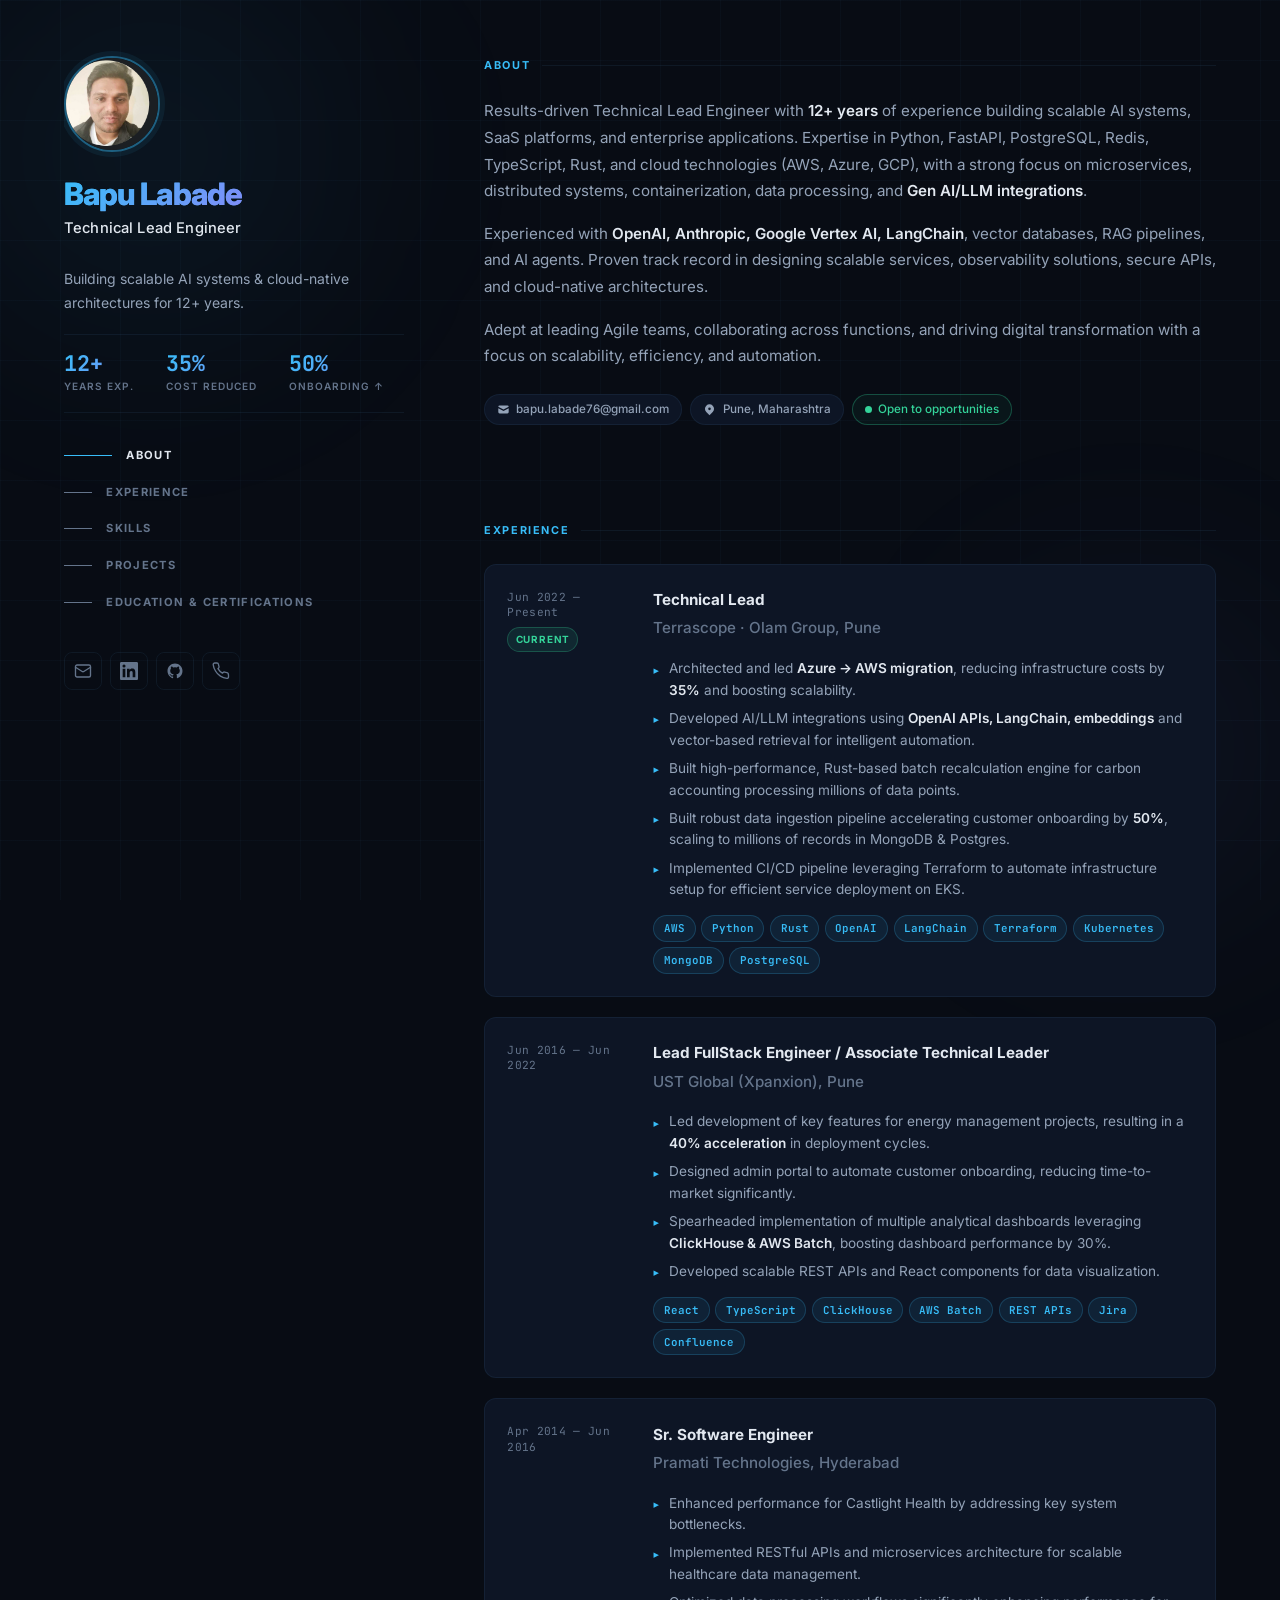
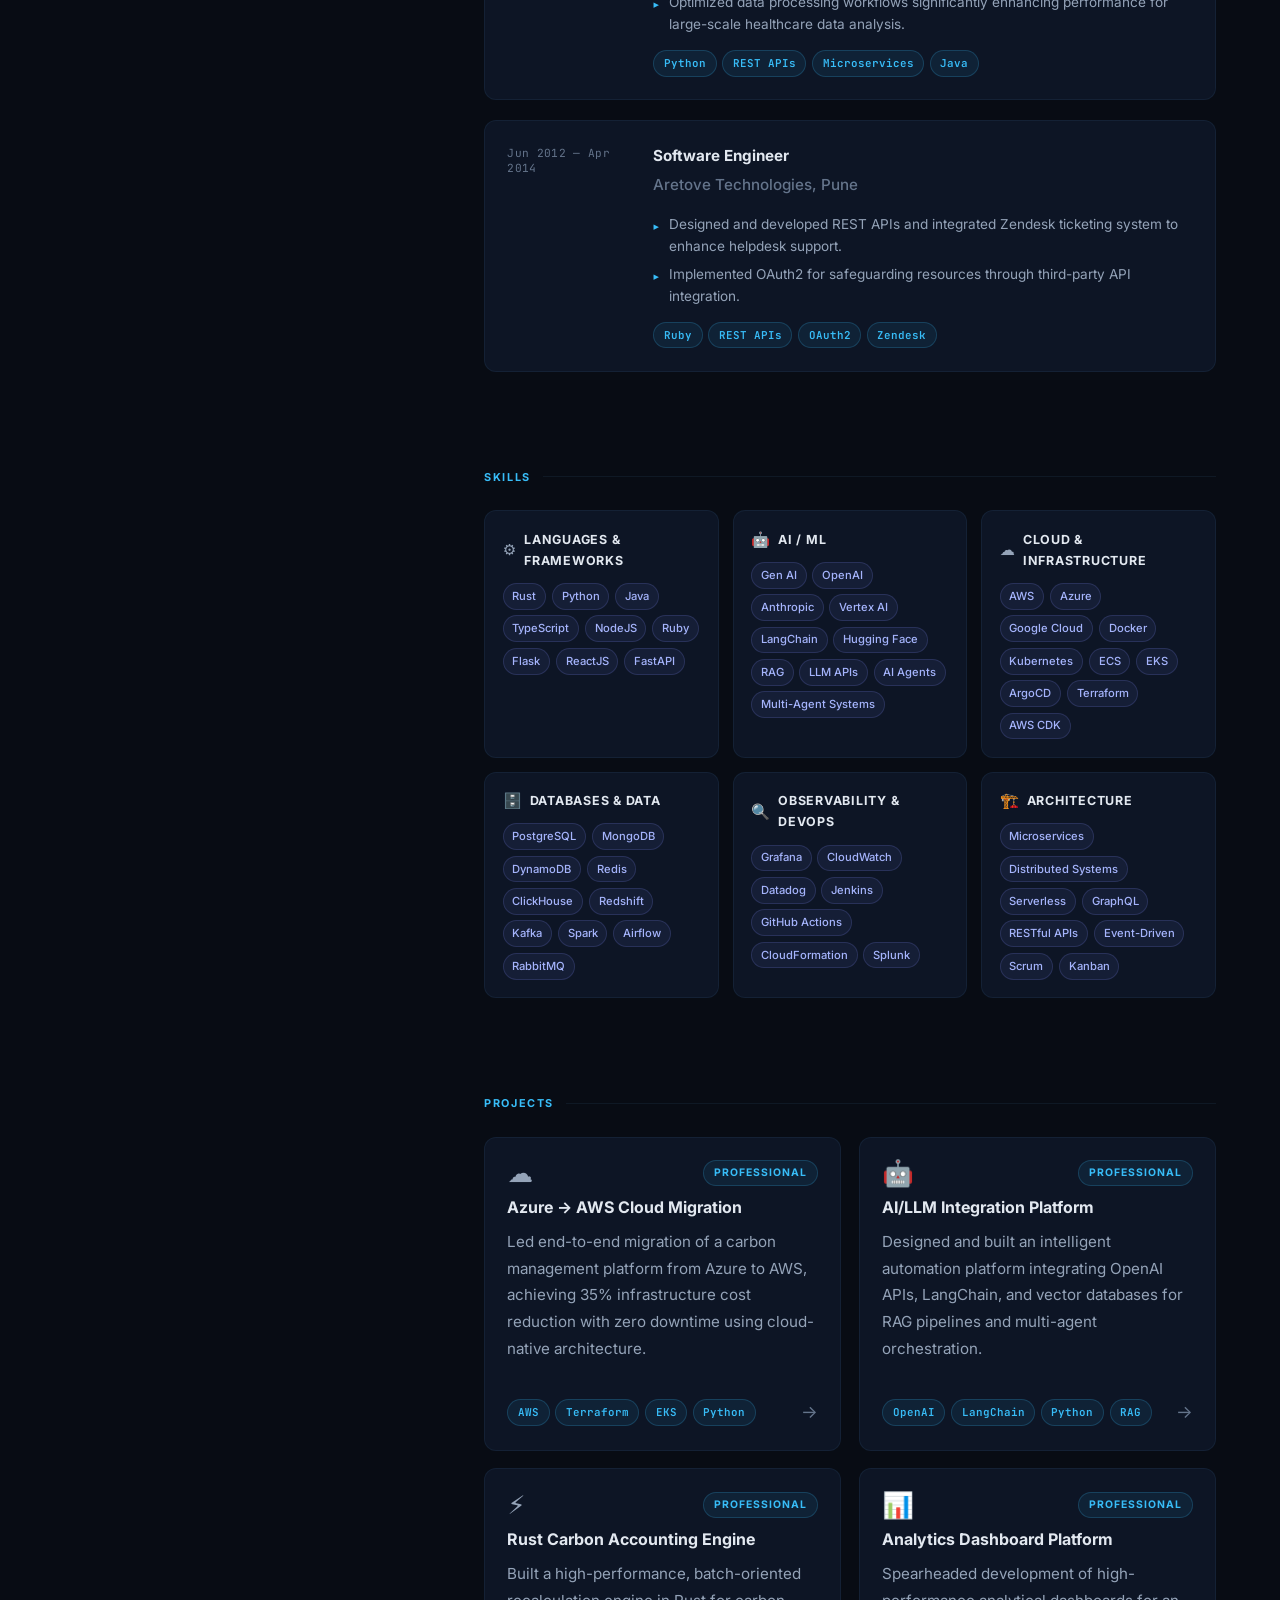
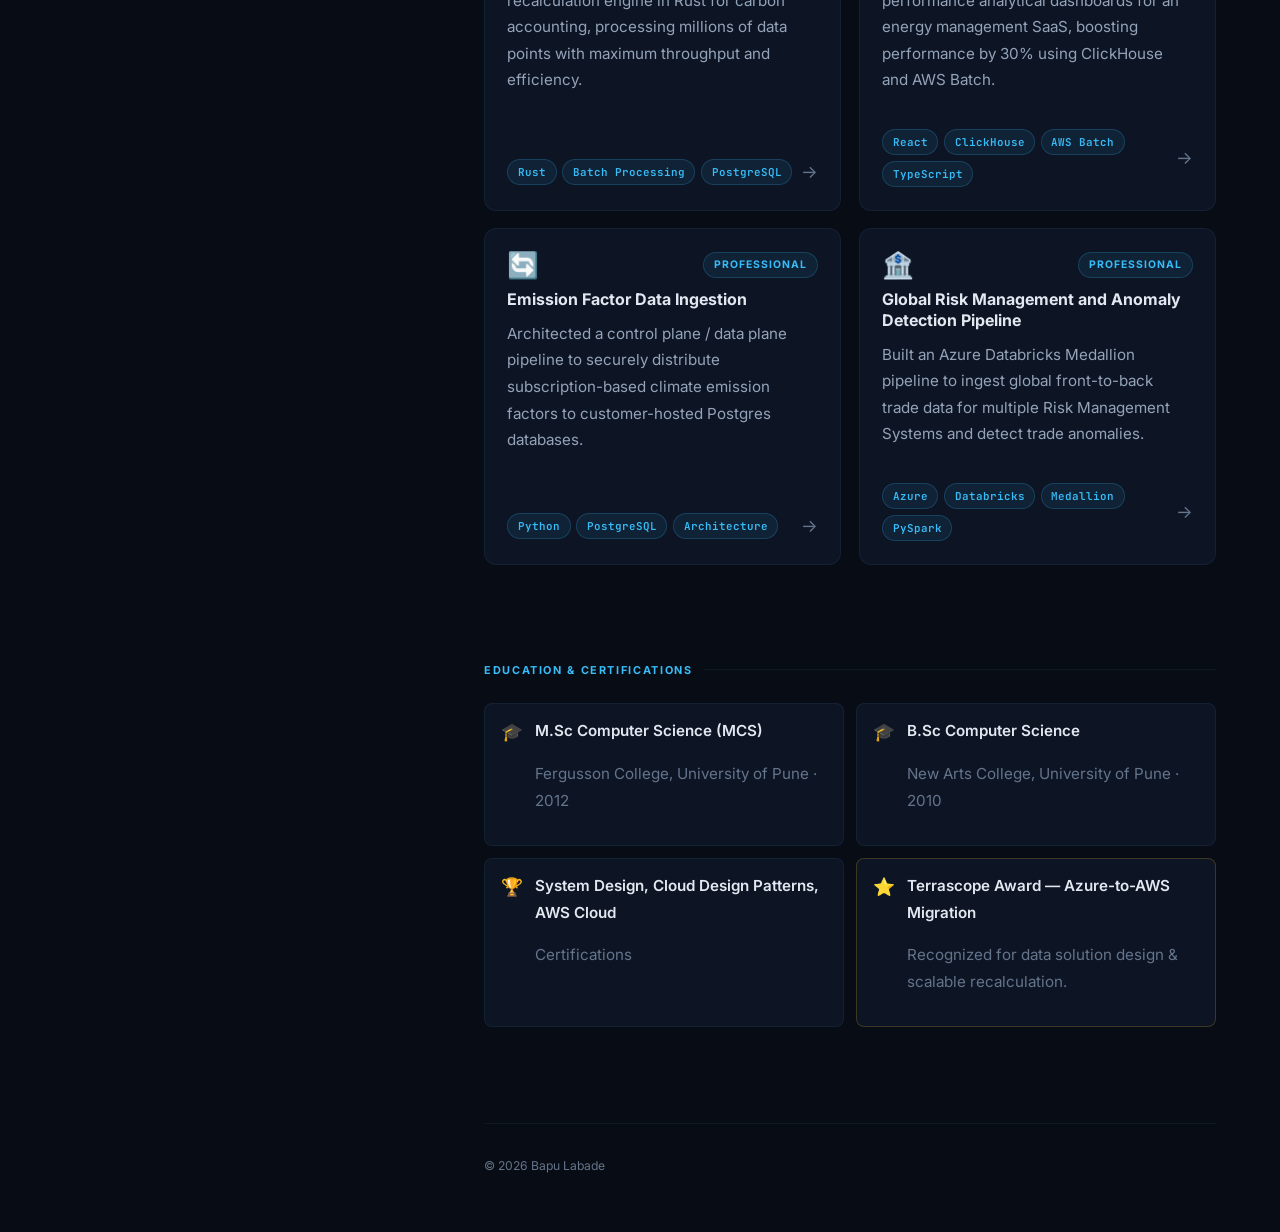
<file: index.html>
<!DOCTYPE html>
<html lang="en">
<head>
    <meta charset="UTF-8">
    <meta name="viewport" content="width=device-width, initial-scale=1.0">
    <title>Bapu Labade | Technical Lead Engineer</title>
    <meta name="description" content="Portfolio of Bapu Labade — Technical Lead Engineer with 12+ years building scalable AI systems, SaaS platforms, and cloud-native architectures.">
    <link rel="stylesheet" href="style.css">
    <link rel="preconnect" href="https://fonts.googleapis.com">
    <link rel="preconnect" href="https://fonts.gstatic.com" crossorigin>
    <link href="https://fonts.googleapis.com/css2?family=Inter:wght@300;400;500;600;700;800&family=JetBrains+Mono:wght@400;500&display=swap" rel="stylesheet">
</head>
<body>

    <div id="cursor-glow"></div>
    <div class="bg-grid"></div>
    <div class="bg-orb orb-1"></div>
    <div class="bg-orb orb-2"></div>

    <div class="layout">
        <div class="container">

            <!-- =====================================================
                 LEFT PANEL — EDIT YOUR PERSONAL INFO HERE
            ====================================================== -->
            <header class="header">
                <div class="header-top">

                    <!-- Profile photo -->
                    <img src="profile.png" alt="Bapu Labade" class="avatar">

                    <!-- Name & title -->
                    <div class="name-block">
                        <h1><a href="/">Bapu Labade</a></h1>
                        <h2>Technical Lead Engineer</h2>
                    </div>

                    <p class="tagline">Building scalable AI systems &amp; cloud-native architectures for 12+ years.</p>

                    <div class="stats">
                        <div class="stat-item">
                            <span class="stat-number">12+</span>
                            <span class="stat-label">Years Exp.</span>
                        </div>
                        <div class="stat-item">
                            <span class="stat-number">35%</span>
                            <span class="stat-label">Cost Reduced</span>
                        </div>
                        <div class="stat-item">
                            <span class="stat-number">50%</span>
                            <span class="stat-label">Onboarding ↑</span>
                        </div>
                    </div>

                    <!-- NAVIGATION -->
                    <nav class="nav" aria-label="Primary navigation">
                        <ul>
                            <li><a class="nav-link active" href="#about">
                                <span class="nav-indicator"></span>
                                <span class="nav-text">About</span>
                            </a></li>
                            <li><a class="nav-link" href="#experience">
                                <span class="nav-indicator"></span>
                                <span class="nav-text">Experience</span>
                            </a></li>
                            <li><a class="nav-link" href="#skills">
                                <span class="nav-indicator"></span>
                                <span class="nav-text">Skills</span>
                            </a></li>
                            <li><a class="nav-link" href="#projects">
                                <span class="nav-indicator"></span>
                                <span class="nav-text">Projects</span>
                            </a></li>
                            <li><a class="nav-link" href="#education">
                                <span class="nav-indicator"></span>
                                <span class="nav-text">Education &amp; Certifications</span>
                            </a></li>
                        </ul>
                    </nav>
                </div>

                <!-- SOCIAL LINKS — update hrefs -->
                <ul class="socials" aria-label="Social media">
                    <li>
                        <a href="mailto:bapu.labade76@gmail.com" aria-label="Email">
                            <svg width="18" height="18" viewBox="0 0 24 24" fill="none" stroke="currentColor" stroke-width="1.8" stroke-linecap="round" stroke-linejoin="round"><rect x="2" y="4" width="20" height="16" rx="2"/><path d="m22 7-8.97 5.7a1.94 1.94 0 0 1-2.06 0L2 7"/></svg>
                        </a>
                    </li>
                    <li>
                        <a href="https://www.linkedin.com/in/bapu-l-a3662841/" target="_blank" rel="noreferrer" aria-label="LinkedIn">
                            <svg width="18" height="18" viewBox="0 0 24 24" fill="currentColor"><path d="M20.447 20.452h-3.554v-5.569c0-1.328-.027-3.037-1.852-3.037-1.853 0-2.136 1.445-2.136 2.939v5.667H9.351V9h3.414v1.561h.046c.477-.9 1.637-1.85 3.37-1.85 3.601 0 4.267 2.37 4.267 5.455v6.286zM5.337 7.433a2.062 2.062 0 0 1-2.063-2.065 2.064 2.064 0 1 1 2.063 2.065zm1.782 13.019H3.555V9h3.564v11.452zM22.225 0H1.771C.792 0 0 .774 0 1.729v20.542C0 23.227.792 24 1.771 24h20.451C23.2 24 24 23.227 24 22.271V1.729C24 .774 23.2 0 22.222 0h.003z"/></svg>
                        </a>
                    </li>
                    <li>
                        <a href="https://github.com/ff-bapul" target="_blank" rel="noreferrer" aria-label="GitHub">
                            <svg width="18" height="18" viewBox="0 0 24 24" fill="currentColor"><path fill-rule="evenodd" d="M12 2C6.477 2 2 6.484 2 12.017c0 4.425 2.865 8.18 6.839 9.504.5.092.682-.217.682-.483 0-.237-.008-.868-.013-1.703-2.782.605-3.369-1.343-3.369-1.343-.454-1.158-1.11-1.466-1.11-1.466-.908-.62.069-.608.069-.608 1.003.07 1.531 1.032 1.531 1.032.892 1.53 2.341 1.088 2.91.832.092-.647.35-1.088.636-1.338-2.22-.253-4.555-1.113-4.555-4.951 0-1.093.39-1.988 1.029-2.688-.103-.253-.446-1.272.098-2.65 0 0 .84-.27 2.75 1.026A9.564 9.564 0 0 1 12 6.844a9.59 9.59 0 0 1 2.504.337c1.909-1.296 2.747-1.027 2.747-1.027.546 1.379.202 2.398.1 2.651.64.7 1.028 1.595 1.028 2.688 0 3.848-2.339 4.695-4.566 4.943.359.309.678.92.678 1.855 0 1.338-.012 2.419-.012 2.747 0 .268.18.58.688.482A10.02 10.02 0 0 0 22 12.017C22 6.484 17.522 2 12 2z" clip-rule="evenodd"/></svg>
                        </a>
                    </li>
                    <li>
                        <a href="tel:+918208953136" aria-label="Phone">
                            <svg width="18" height="18" viewBox="0 0 24 24" fill="none" stroke="currentColor" stroke-width="1.8" stroke-linecap="round" stroke-linejoin="round"><path d="M22 16.92v3a2 2 0 0 1-2.18 2 19.79 19.79 0 0 1-8.63-3.07A19.5 19.5 0 0 1 4.69 12 19.79 19.79 0 0 1 1.61 3.42 2 2 0 0 1 3.6 1.27h3a2 2 0 0 1 2 1.72 12.84 12.84 0 0 0 .7 2.81 2 2 0 0 1-.45 2.11L7.91 8.9a16 16 0 0 0 6 6l.92-.92a2 2 0 0 1 2.11-.45 12.84 12.84 0 0 0 2.81.7A2 2 0 0 1 21.73 16.92z"/></svg>
                        </a>
                    </li>
                </ul>
            </header>

            <!-- =====================================================
                 RIGHT PANEL — EDIT YOUR CONTENT HERE
            ====================================================== -->
            <main class="content">

                <!-- ABOUT -->
                <section id="about" class="section fade-in">
                    <h2 class="section-label">About</h2>
                    <div class="section-content">
                        <p>
                            Results-driven Technical Lead Engineer with <strong>12+ years</strong> of experience building scalable AI systems, SaaS platforms, and enterprise applications. Expertise in Python, FastAPI, PostgreSQL, Redis, TypeScript, Rust, and cloud technologies (AWS, Azure, GCP), with a strong focus on microservices, distributed systems, containerization, data processing, and <strong>Gen AI/LLM integrations</strong>.
                        </p>
                        <p>
                            Experienced with <strong>OpenAI, Anthropic, Google Vertex AI, LangChain</strong>, vector databases, RAG pipelines, and AI agents. Proven track record in designing scalable services, observability solutions, secure APIs, and cloud-native architectures.
                        </p>
                        <p>
                            Adept at leading Agile teams, collaborating across functions, and driving digital transformation with a focus on scalability, efficiency, and automation.
                        </p>
                        <div class="contact-chips">
                            <a href="mailto:bapu.labade76@gmail.com" class="chip">
                                <svg width="13" height="13" viewBox="0 0 20 20" fill="currentColor"><path d="M2.003 5.884L10 9.882l7.997-3.998A2 2 0 0016 4H4a2 2 0 00-1.997 1.884z"/><path d="M18 8.118l-8 4-8-4V14a2 2 0 002 2h12a2 2 0 002-2V8.118z"/></svg>
                                bapu.labade76@gmail.com
                            </a>
                            <span class="chip">
                                <svg width="13" height="13" viewBox="0 0 20 20" fill="currentColor"><path fill-rule="evenodd" d="M5.05 4.05a7 7 0 119.9 9.9L10 18.9l-4.95-4.95a7 7 0 010-9.9zM10 11a2 2 0 100-4 2 2 0 000 4z" clip-rule="evenodd"/></svg>
                                Pune, Maharashtra
                            </span>
                            <span class="chip chip-open">
                                <span class="pulse-dot"></span>
                                Open to opportunities
                            </span>
                        </div>
                    </div>
                </section>

                <!-- EXPERIENCE -->
                <section id="experience" class="section fade-in">
                    <h2 class="section-label">Experience</h2>
                    <div class="section-content">
                        <div class="exp-list">

                            <article class="exp-card">
                                <div class="exp-meta">
                                    <time class="exp-date">Jun 2022 — Present</time>
                                    <span class="exp-badge">Current</span>
                                </div>
                                <div class="exp-body">
                                    <h3 class="exp-title">Technical Lead</h3>
                                    <p class="exp-company">Terrascope · Olam Group, Pune</p>
                                    <ul class="exp-bullets">
                                        <li>Architected and led <strong>Azure → AWS migration</strong>, reducing infrastructure costs by <strong>35%</strong> and boosting scalability.</li>
                                        <li>Developed AI/LLM integrations using <strong>OpenAI APIs, LangChain, embeddings</strong> and vector-based retrieval for intelligent automation.</li>
                                        <li>Built high-performance, Rust-based batch recalculation engine for carbon accounting processing millions of data points.</li>
                                        <li>Built robust data ingestion pipeline accelerating customer onboarding by <strong>50%</strong>, scaling to millions of records in MongoDB &amp; Postgres.</li>
                                        <li>Implemented CI/CD pipeline leveraging Terraform to automate infrastructure setup for efficient service deployment on EKS.</li>
                                    </ul>
                                    <ul class="tech-stack">
                                        <li>AWS</li><li>Python</li><li>Rust</li><li>OpenAI</li><li>LangChain</li>
                                        <li>Terraform</li><li>Kubernetes</li><li>MongoDB</li><li>PostgreSQL</li>
                                    </ul>
                                </div>
                            </article>

                            <article class="exp-card">
                                <div class="exp-meta">
                                    <time class="exp-date">Jun 2016 — Jun 2022</time>
                                </div>
                                <div class="exp-body">
                                    <h3 class="exp-title">Lead FullStack Engineer / Associate Technical Leader</h3>
                                    <p class="exp-company">UST Global (Xpanxion), Pune</p>
                                    <ul class="exp-bullets">
                                        <li>Led development of key features for energy management projects, resulting in a <strong>40% acceleration</strong> in deployment cycles.</li>
                                        <li>Designed admin portal to automate customer onboarding, reducing time-to-market significantly.</li>
                                        <li>Spearheaded implementation of multiple analytical dashboards leveraging <strong>ClickHouse &amp; AWS Batch</strong>, boosting dashboard performance by 30%.</li>
                                        <li>Developed scalable REST APIs and React components for data visualization.</li>
                                    </ul>
                                    <ul class="tech-stack">
                                        <li>React</li><li>TypeScript</li><li>ClickHouse</li><li>AWS Batch</li>
                                        <li>REST APIs</li><li>Jira</li><li>Confluence</li>
                                    </ul>
                                </div>
                            </article>

                            <article class="exp-card">
                                <div class="exp-meta">
                                    <time class="exp-date">Apr 2014 — Jun 2016</time>
                                </div>
                                <div class="exp-body">
                                    <h3 class="exp-title">Sr. Software Engineer</h3>
                                    <p class="exp-company">Pramati Technologies, Hyderabad</p>
                                    <ul class="exp-bullets">
                                        <li>Enhanced performance for Castlight Health by addressing key system bottlenecks.</li>
                                        <li>Implemented RESTful APIs and microservices architecture for scalable healthcare data management.</li>
                                        <li>Optimized data processing workflows significantly enhancing performance for large-scale healthcare data analysis.</li>
                                    </ul>
                                    <ul class="tech-stack">
                                        <li>Python</li><li>REST APIs</li><li>Microservices</li><li>Java</li>
                                    </ul>
                                </div>
                            </article>

                            <article class="exp-card">
                                <div class="exp-meta">
                                    <time class="exp-date">Jun 2012 — Apr 2014</time>
                                </div>
                                <div class="exp-body">
                                    <h3 class="exp-title">Software Engineer</h3>
                                    <p class="exp-company">Aretove Technologies, Pune</p>
                                    <ul class="exp-bullets">
                                        <li>Designed and developed REST APIs and integrated Zendesk ticketing system to enhance helpdesk support.</li>
                                        <li>Implemented OAuth2 for safeguarding resources through third-party API integration.</li>
                                    </ul>
                                    <ul class="tech-stack">
                                        <li>Ruby</li><li>REST APIs</li><li>OAuth2</li><li>Zendesk</li>
                                    </ul>
                                </div>
                            </article>

                        </div>
                    </div>
                </section>

                <!-- SKILLS -->
                <section id="skills" class="section fade-in">
                    <h2 class="section-label">Skills</h2>
                    <div class="section-content">
                        <div class="skills-grid">
                            <div class="skill-group">
                                <div class="skill-group-header"><span class="skill-icon">⚙️</span><h3>Languages &amp; Frameworks</h3></div>
                                <div class="skill-tags"><span>Rust</span><span>Python</span><span>Java</span><span>TypeScript</span><span>NodeJS</span><span>Ruby</span><span>Flask</span><span>ReactJS</span><span>FastAPI</span></div>
                            </div>
                            <div class="skill-group">
                                <div class="skill-group-header"><span class="skill-icon">🤖</span><h3>AI / ML</h3></div>
                                <div class="skill-tags"><span>Gen AI</span><span>OpenAI</span><span>Anthropic</span><span>Vertex AI</span><span>LangChain</span><span>Hugging Face</span><span>RAG</span><span>LLM APIs</span><span>AI Agents</span><span>Multi-Agent Systems</span></div>
                            </div>
                            <div class="skill-group">
                                <div class="skill-group-header"><span class="skill-icon">☁️</span><h3>Cloud &amp; Infrastructure</h3></div>
                                <div class="skill-tags"><span>AWS</span><span>Azure</span><span>Google Cloud</span><span>Docker</span><span>Kubernetes</span><span>ECS</span><span>EKS</span><span>ArgoCD</span><span>Terraform</span><span>AWS CDK</span></div>
                            </div>
                            <div class="skill-group">
                                <div class="skill-group-header"><span class="skill-icon">🗄️</span><h3>Databases &amp; Data</h3></div>
                                <div class="skill-tags"><span>PostgreSQL</span><span>MongoDB</span><span>DynamoDB</span><span>Redis</span><span>ClickHouse</span><span>Redshift</span><span>Kafka</span><span>Spark</span><span>Airflow</span><span>RabbitMQ</span></div>
                            </div>
                            <div class="skill-group">
                                <div class="skill-group-header"><span class="skill-icon">🔍</span><h3>Observability &amp; DevOps</h3></div>
                                <div class="skill-tags"><span>Grafana</span><span>CloudWatch</span><span>Datadog</span><span>Jenkins</span><span>GitHub Actions</span><span>CloudFormation</span><span>Splunk</span></div>
                            </div>
                            <div class="skill-group">
                                <div class="skill-group-header"><span class="skill-icon">🏗️</span><h3>Architecture</h3></div>
                                <div class="skill-tags"><span>Microservices</span><span>Distributed Systems</span><span>Serverless</span><span>GraphQL</span><span>RESTful APIs</span><span>Event-Driven</span><span>Scrum</span><span>Kanban</span></div>
                            </div>
                        </div>
                    </div>
                </section>

                <!-- ===========================================
                     PROJECTS SECTION
                     To add a project: copy/paste a project-card div
                     Each card links to its own page in /projects/
                ============================================ -->
                <section id="projects" class="section fade-in">
                    <h2 class="section-label">Projects</h2>
                    <div class="section-content">
                        <div class="proj-grid">

                            <!-- PROJECT 1 -->
                            <a class="proj-card" href="projects/cloud-migration.html">
                                <div class="proj-card-header">
                                    <span class="proj-icon">☁️</span>
                                    <span class="proj-type">Professional</span>
                                </div>
                                <h3 class="proj-title">Azure → AWS Cloud Migration</h3>
                                <p class="proj-desc">Led end-to-end migration of a carbon management platform from Azure to AWS, achieving 35% infrastructure cost reduction with zero downtime using cloud-native architecture.</p>
                                <div class="proj-footer">
                                    <ul class="tech-stack"><li>AWS</li><li>Terraform</li><li>EKS</li><li>Python</li></ul>
                                    <span class="proj-arrow">→</span>
                                </div>
                            </a>

                            <!-- PROJECT 2 -->
                            <a class="proj-card" href="projects/ai-llm-platform.html">
                                <div class="proj-card-header">
                                    <span class="proj-icon">🤖</span>
                                    <span class="proj-type">Professional</span>
                                </div>
                                <h3 class="proj-title">AI/LLM Integration Platform</h3>
                                <p class="proj-desc">Designed and built an intelligent automation platform integrating OpenAI APIs, LangChain, and vector databases for RAG pipelines and multi-agent orchestration.</p>
                                <div class="proj-footer">
                                    <ul class="tech-stack"><li>OpenAI</li><li>LangChain</li><li>Python</li><li>RAG</li></ul>
                                    <span class="proj-arrow">→</span>
                                </div>
                            </a>

                            <!-- PROJECT 3 -->
                            <a class="proj-card" href="projects/carbon-engine.html">
                                <div class="proj-card-header">
                                    <span class="proj-icon">⚡</span>
                                    <span class="proj-type">Professional</span>
                                </div>
                                <h3 class="proj-title">Rust Carbon Accounting Engine</h3>
                                <p class="proj-desc">Built a high-performance, batch-oriented recalculation engine in Rust for carbon accounting, processing millions of data points with maximum throughput and efficiency.</p>
                                <div class="proj-footer">
                                    <ul class="tech-stack"><li>Rust</li><li>Batch Processing</li><li>PostgreSQL</li></ul>
                                    <span class="proj-arrow">→</span>
                                </div>
                            </a>

                            <!-- PROJECT 4 -->
                            <a class="proj-card" href="projects/analytics-dashboard.html">
                                <div class="proj-card-header">
                                    <span class="proj-icon">📊</span>
                                    <span class="proj-type">Professional</span>
                                </div>
                                <h3 class="proj-title">Analytics Dashboard Platform</h3>
                                <p class="proj-desc">Spearheaded development of high-performance analytical dashboards for an energy management SaaS, boosting performance by 30% using ClickHouse and AWS Batch.</p>
                                <div class="proj-footer">
                                    <ul class="tech-stack"><li>React</li><li>ClickHouse</li><li>AWS Batch</li><li>TypeScript</li></ul>
                                    <span class="proj-arrow">→</span>
                                </div>
                            </a>

                            <!-- PROJECT 5 -->
                            <a class="proj-card" href="projects/emission-factor-pipeline.html">
                                <div class="proj-card-header">
                                    <span class="proj-icon">🔄</span>
                                    <span class="proj-type">Professional</span>
                                </div>
                                <h3 class="proj-title">Emission Factor Data Ingestion</h3>
                                <p class="proj-desc">Architected a control plane / data plane pipeline to securely distribute subscription-based climate emission factors to customer-hosted Postgres databases.</p>
                                <div class="proj-footer">
                                    <ul class="tech-stack"><li>Python</li><li>PostgreSQL</li><li>Architecture</li></ul>
                                    <span class="proj-arrow">→</span>
                                </div>
                            </a>

                            <!-- PROJECT 6 -->
                            <a class="proj-card" href="projects/fintech-data-pipeline.html">
                                <div class="proj-card-header">
                                    <span class="proj-icon">🏦</span>
                                    <span class="proj-type">Professional</span>
                                </div>
                                <h3 class="proj-title">Global Risk Management and Anomaly Detection Pipeline</h3>
                                <p class="proj-desc">Built an Azure Databricks Medallion pipeline to ingest global front-to-back trade data for multiple Risk Management Systems and detect trade anomalies.</p>
                                <div class="proj-footer">
                                    <ul class="tech-stack"><li>Azure</li><li>Databricks</li><li>Medallion</li><li>PySpark</li></ul>
                                    <span class="proj-arrow">→</span>
                                </div>
                            </a>

                        </div>
                    </div>
                </section>

                <!-- EDUCATION -->
                <section id="education" class="section fade-in">
                    <h2 class="section-label">Education &amp; Certifications</h2>
                    <div class="section-content">
                        <div class="edu-grid">
                            <div class="edu-card">
                                <span class="edu-icon">🎓</span>
                                <div>
                                    <p class="edu-degree">M.Sc Computer Science (MCS)</p>
                                    <p class="edu-school">Fergusson College, University of Pune · 2012</p>
                                </div>
                            </div>
                            <div class="edu-card">
                                <span class="edu-icon">🎓</span>
                                <div>
                                    <p class="edu-degree">B.Sc Computer Science</p>
                                    <p class="edu-school">New Arts College, University of Pune · 2010</p>
                                </div>
                            </div>
                            <div class="edu-card">
                                <span class="edu-icon">🏆</span>
                                <div>
                                    <p class="edu-degree">System Design, Cloud Design Patterns, AWS Cloud</p>
                                    <p class="edu-school">Certifications</p>
                                </div>
                            </div>
                            <div class="edu-card award">
                                <span class="edu-icon">⭐</span>
                                <div>
                                    <p class="edu-degree">Terrascope Award — Azure-to-AWS Migration</p>
                                    <p class="edu-school">Recognized for data solution design &amp; scalable recalculation.</p>
                                </div>
                            </div>
                        </div>
                    </div>
                </section>

                <footer class="footer">
                    <p class="footer-copy">© 2026 Bapu Labade</p>
                </footer>

            </main>
        </div>
    </div>

    <script src="script.js"></script>
</body>
</html>
</file>
<file: style.css>
/* ==========================================================
   DESIGN TOKENS
   ========================================================== */
:root {
    --bg:              #080c14;
    --bg-card:         #0d1525;
    --bg-card-hover:   #111e35;
    --border:          rgba(99, 179, 237, 0.08);
    --text-muted:      #64748b;
    --text-body:       #94a3b8;
    --text-heading:    #e2e8f0;
    --accent-1:        #38bdf8;
    --accent-2:        #818cf8;
    --accent-gradient: linear-gradient(135deg, var(--accent-1), var(--accent-2));
    --tag-bg:          rgba(56, 189, 248, 0.08);
    --tag-text:        #38bdf8;
    --tag-border:      rgba(56, 189, 248, 0.2);
    --font-sans:       'Inter', system-ui, sans-serif;
    --font-mono:       'JetBrains Mono', monospace;
    --section-gap:     6rem;
    --radius:          12px;
    --radius-sm:       8px;
}

/* ==========================================================
   RESET & BASE
   ========================================================== */
*, *::before, *::after { box-sizing: border-box; margin: 0; padding: 0; }

html {
    scroll-behavior: smooth;
    font-family: var(--font-sans);
    background: var(--bg);
    color: var(--text-body);
    line-height: 1.7;
}

body { -webkit-font-smoothing: antialiased; }
a { text-decoration: none; color: inherit; transition: color 0.25s; }
ul { list-style: none; }
strong { color: var(--text-heading); font-weight: 600; }
::selection { background: rgba(56, 189, 248, 0.25); color: var(--text-heading); }

/* SVG safety net */
svg { display: inline-block; vertical-align: middle; overflow: hidden; flex-shrink: 0; }
.socials a svg { width: 18px !important; height: 18px !important; }
.chip svg      { width: 13px !important; height: 13px !important; }

/* ==========================================================
   ANIMATED BACKGROUND
   ========================================================== */
.bg-grid {
    position: fixed; inset: 0;
    background-image:
        linear-gradient(rgba(99,179,237,.03) 1px, transparent 1px),
        linear-gradient(90deg, rgba(99,179,237,.03) 1px, transparent 1px);
    background-size: 60px 60px;
    pointer-events: none; z-index: 0;
}

.bg-orb {
    position: fixed; border-radius: 50%; filter: blur(80px);
    pointer-events: none; z-index: 0;
    animation: orb-float 12s ease-in-out infinite alternate;
}
.orb-1 { width: 600px; height: 600px; background: radial-gradient(circle, rgba(56,189,248,.07), transparent 70%); top: -150px; left: -150px; }
.orb-2 { width: 500px; height: 500px; background: radial-gradient(circle, rgba(129,140,248,.07), transparent 70%); bottom: -100px; right: -100px; animation-direction: alternate-reverse; }

@keyframes orb-float {
    from { transform: translate(0,0) scale(1); }
    to   { transform: translate(40px,30px) scale(1.08); }
}

/* Cursor glow */
#cursor-glow {
    position: fixed; width: 700px; height: 700px; border-radius: 50%;
    background: radial-gradient(circle, rgba(56,189,248,.06), transparent 65%);
    pointer-events: none; z-index: 1; transform: translate(-50%,-50%);
    opacity: 0; transition: opacity 0.4s;
}

/* ==========================================================
   PAGE LAYOUT
   ========================================================== */
.layout {
    position: relative; z-index: 2;
    max-width: 1440px;
    margin: 0 auto;
    padding: 1.5rem 2rem;
    min-height: 100vh;
}

.container {
    display: flex;
    flex-direction: column;
    gap: 2rem;
}

@media (min-width: 1024px) {
    .layout { padding: 0 4rem; }
    .container { flex-direction: row; align-items: flex-start; gap: 5rem; }
}

/* ==========================================================
   LEFT SIDEBAR
   ========================================================== */
.header {
    display: flex;
    flex-direction: column;
    justify-content: space-between;
    padding: 2rem 0;
}

@media (min-width: 1024px) {
    .header {
        position: sticky;
        top: 0;
        width: 340px;
        flex-shrink: 0;
        max-height: 100vh;
        padding: 3.5rem 0;
        overflow-y: auto;
    }
}

/* Inner scroll group */
.header-top {
    display: flex;
    flex-direction: column;
}

/* ── Profile Photo ─────────────────────────────────────── */
.avatar {
    display: block;
    width: 96px;
    height: 96px;
    border-radius: 50%;
    object-fit: cover;
    border: 2px solid rgba(56,189,248,.45);
    box-shadow: 0 0 0 5px rgba(56,189,248,.07);
    margin-bottom: 1.5rem;
    animation: pulse-glow 3s ease-in-out infinite;
}

@keyframes pulse-glow {
    0%, 100% { box-shadow: 0 0 0 5px rgba(56,189,248,.07), 0 0 18px rgba(56,189,248,.2); }
    50%       { box-shadow: 0 0 0 7px rgba(56,189,248,.12), 0 0 32px rgba(56,189,248,.38), 0 0 52px rgba(129,140,248,.12); }
}

/* ── Name & Title ──────────────────────────────────────── */
.name-block {
    margin-bottom: 0.75rem;
}

.header h1 {
    font-size: clamp(1.6rem, 2.4vw, 2.1rem);
    font-weight: 800;
    letter-spacing: -0.03em;
    line-height: 1.15;
    margin-bottom: 0.3rem;
    background: var(--accent-gradient);
    -webkit-background-clip: text;
    -webkit-text-fill-color: transparent;
    background-clip: text;
}
@supports not (-webkit-background-clip: text) { .header h1 { color: var(--accent-1); } }
.header h1 a {
    background: var(--accent-gradient);
    -webkit-background-clip: text;
    -webkit-text-fill-color: transparent;
    background-clip: text;
}

.header h2 {
    font-size: 0.92rem;
    font-weight: 500;
    color: var(--text-heading);
    letter-spacing: 0.01em;
}

/* ── Tagline ───────────────────────────────────────────── */
.tagline {
    font-size: 0.875rem;
    color: var(--text-body);
    line-height: 1.7;
    margin-top: 0.85rem;
    padding-bottom: 1.25rem;
    border-bottom: 1px solid var(--border);
}

/* ── Stats ─────────────────────────────────────────────── */
.stats {
    display: flex;
    gap: 2rem;
    padding: 1.1rem 0;
    border-bottom: 1px solid var(--border);
}

.stat-item { display: flex; flex-direction: column; gap: 3px; }

.stat-number {
    font-family: var(--font-mono);
    font-size: 1.35rem;
    font-weight: 700;
    line-height: 1;
    background: var(--accent-gradient);
    -webkit-background-clip: text;
    -webkit-text-fill-color: transparent;
    background-clip: text;
}
@supports not (-webkit-background-clip: text) { .stat-number { color: var(--accent-1); } }

.stat-label {
    font-size: 0.63rem;
    text-transform: uppercase;
    letter-spacing: 0.1em;
    color: var(--text-muted);
    font-weight: 600;
}

/* ── Navigation ────────────────────────────────────────── */
.nav { margin-top: 1.5rem; display: none; }
@media (min-width: 1024px) { .nav { display: block; } }

.nav ul { display: flex; flex-direction: column; gap: 0; }

.nav-link {
    display: flex;
    align-items: center;
    gap: 0.9rem;
    padding: 0.55rem 0;
    font-size: 0.7rem;
    font-weight: 700;
    text-transform: uppercase;
    letter-spacing: 0.12em;
    color: var(--text-muted);
    transition: color 0.25s;
}

.nav-indicator {
    height: 1px;
    width: 1.75rem;
    background: currentColor;
    transition: width 0.3s ease, background 0.3s;
    flex-shrink: 0;
}

.nav-link:hover, .nav-link.active { color: var(--text-heading); }
.nav-link:hover .nav-indicator, .nav-link.active .nav-indicator {
    width: 3rem;
    background: var(--accent-1);
}

/* ── Socials ───────────────────────────────────────────── */
.socials {
    display: flex;
    gap: 0.5rem;
    align-items: center;
    flex-wrap: wrap;
    padding-top: 2rem;
}
.socials li { display: flex; }
.socials a {
    display: flex;
    align-items: center;
    justify-content: center;
    width: 38px; height: 38px;
    border-radius: var(--radius-sm);
    border: 1px solid var(--border);
    color: var(--text-muted);
    transition: all 0.25s;
}
.socials a:hover {
    color: var(--accent-1);
    border-color: var(--accent-1);
    background: rgba(56,189,248,.06);
    transform: translateY(-2px);
}

/* ==========================================================
   RIGHT CONTENT PANEL
   ========================================================== */
.content { flex: 1; min-width: 0; padding: 2rem 0; }
@media (min-width: 1024px) { .content { padding: 3.5rem 0; } }

/* ==========================================================
   SECTIONS
   ========================================================== */
.section { margin-bottom: var(--section-gap); }

.section-label {
    font-size: 0.68rem; font-weight: 700; text-transform: uppercase;
    letter-spacing: 0.15em; color: var(--accent-1); margin-bottom: 1.5rem;
    display: flex; align-items: center; gap: 0.75rem;
}
.section-label::after { content: ''; flex: 1; height: 1px; background: var(--border); }

.section-content p { margin-bottom: 1rem; font-size: 0.95rem; line-height: 1.75; }

/* Contact chips */
.contact-chips { display: flex; flex-wrap: wrap; gap: 0.5rem; margin-top: 1.5rem; }
.chip {
    display: inline-flex; align-items: center; gap: 0.4rem;
    font-size: 0.73rem; font-weight: 500; padding: 0.3rem 0.75rem;
    border-radius: 9999px; border: 1px solid var(--border);
    color: var(--text-body); background: var(--bg-card); transition: all 0.25s; white-space: nowrap;
}
.chip:hover { border-color: var(--accent-1); color: var(--accent-1); }
.chip-open { border-color: rgba(52,211,153,.3); color: #34d399; background: rgba(52,211,153,.05); }
.pulse-dot { display: inline-block; width: 7px; height: 7px; border-radius: 50%; background: #34d399; animation: pulse 2s ease-in-out infinite; flex-shrink: 0; }
@keyframes pulse { 0%,100% { opacity:1; transform:scale(1); } 50% { opacity:.5; transform:scale(1.4); } }

/* ==========================================================
   EXPERIENCE CARDS
   ========================================================== */
.exp-list { display: flex; flex-direction: column; gap: 1.25rem; }

.exp-card {
    position: relative; display: grid; grid-template-columns: 1fr;
    gap: 0.75rem; padding: 1.4rem; border-radius: var(--radius);
    border: 1px solid var(--border); background: var(--bg-card);
    transition: all 0.3s ease;
}
.exp-list:hover .exp-card { opacity: 0.5; }
.exp-list .exp-card:hover {
    opacity: 1; border-color: rgba(56,189,248,.3); background: var(--bg-card-hover);
    transform: translateY(-2px); box-shadow: 0 16px 36px rgba(0,0,0,.3);
}

@media (min-width: 640px) { .exp-card { grid-template-columns: 130px 1fr; gap: 1rem; } }

.exp-meta { display: flex; flex-direction: column; gap: 0.4rem; padding-top: 0.15rem; }
.exp-date { font-family: var(--font-mono); font-size: 0.7rem; color: var(--text-muted); letter-spacing: 0.03em; line-height: 1.4; }
.exp-badge { display: inline-block; font-size: 0.62rem; font-weight: 700; text-transform: uppercase; letter-spacing: 0.08em; padding: 0.18rem 0.45rem; border-radius: 9999px; background: rgba(52,211,153,.1); color: #34d399; border: 1px solid rgba(52,211,153,.25); width: fit-content; }

.exp-title { font-size: 0.95rem; font-weight: 700; color: var(--text-heading); margin-bottom: 0.15rem; transition: color 0.25s; }
.exp-card:hover .exp-title { color: var(--accent-1); }
.exp-company { font-size: 0.8rem; color: var(--text-muted); margin-bottom: 0.75rem; font-weight: 500; }

.exp-bullets { display: flex; flex-direction: column; gap: 0.4rem; margin-bottom: 0.9rem; }
.exp-bullets li { font-size: 0.85rem; line-height: 1.6; padding-left: 1rem; position: relative; }
.exp-bullets li::before { content: '▸'; position: absolute; left: 0; color: var(--accent-1); font-size: 0.68rem; top: 0.22rem; }

.tech-stack { display: flex; flex-wrap: wrap; gap: 0.35rem; }
.tech-stack li { font-size: 0.68rem; font-weight: 600; padding: 0.18rem 0.6rem; border-radius: 9999px; background: var(--tag-bg); color: var(--tag-text); border: 1px solid var(--tag-border); font-family: var(--font-mono); }

/* ==========================================================
   SKILLS GRID — 3 columns on wide screens
   ========================================================== */
.skills-grid { display: grid; grid-template-columns: 1fr; gap: 0.85rem; }
@media (min-width: 640px)  { .skills-grid { grid-template-columns: repeat(2, 1fr); } }
@media (min-width: 1100px) { .skills-grid { grid-template-columns: repeat(3, 1fr); } }

.skill-group { padding: 1.1rem; border-radius: var(--radius); border: 1px solid var(--border); background: var(--bg-card); transition: all 0.3s ease; }
.skill-group:hover { border-color: rgba(56,189,248,.25); background: var(--bg-card-hover); transform: translateY(-2px); box-shadow: 0 10px 24px rgba(0,0,0,.2); }

.skill-group-header { display: flex; align-items: center; gap: 0.5rem; margin-bottom: 0.75rem; }
.skill-icon { font-size: 0.95rem; line-height: 1; }
.skill-group-header h3 { font-size: 0.78rem; font-weight: 700; color: var(--text-heading); text-transform: uppercase; letter-spacing: 0.06em; }

.skill-tags { display: flex; flex-wrap: wrap; gap: 0.35rem; }
.skill-tags span { font-size: 0.7rem; padding: 0.18rem 0.55rem; border-radius: 9999px; background: rgba(129,140,248,.08); color: #a5b4fc; border: 1px solid rgba(129,140,248,.18); font-weight: 500; }

/* ==========================================================
   PROJECTS GRID
   ========================================================== */
.proj-grid { display: grid; grid-template-columns: 1fr; gap: 1.1rem; }
@media (min-width: 640px) { .proj-grid { grid-template-columns: repeat(2, 1fr); } }

.proj-card {
    display: flex; flex-direction: column; gap: 0.7rem;
    padding: 1.4rem; border-radius: var(--radius);
    border: 1px solid var(--border); background: var(--bg-card);
    transition: all 0.3s ease; cursor: pointer; color: inherit;
    text-decoration: none;
}

.proj-grid:hover .proj-card { opacity: 0.5; }
.proj-grid .proj-card:hover {
    opacity: 1; border-color: rgba(56,189,248,.35);
    background: var(--bg-card-hover); transform: translateY(-4px);
    box-shadow: 0 20px 40px rgba(0,0,0,.35), 0 0 0 1px rgba(56,189,248,.15);
}

.proj-card-header { display: flex; align-items: center; justify-content: space-between; }
.proj-icon { font-size: 1.6rem; line-height: 1; }
.proj-type { font-size: 0.65rem; font-weight: 700; text-transform: uppercase; letter-spacing: 0.1em; color: var(--accent-1); background: var(--tag-bg); border: 1px solid var(--tag-border); padding: 0.2rem 0.6rem; border-radius: 9999px; }

.proj-title { font-size: 1rem; font-weight: 700; color: var(--text-heading); line-height: 1.3; transition: color 0.25s; }
.proj-card:hover .proj-title { color: var(--accent-1); }
.proj-desc { font-size: 0.845rem; line-height: 1.65; color: var(--text-body); flex: 1; }
.proj-footer { display: flex; align-items: center; justify-content: space-between; margin-top: auto; padding-top: 0.5rem; }
.proj-arrow { font-size: 1.1rem; color: var(--text-muted); transition: all 0.25s; flex-shrink: 0; }
.proj-card:hover .proj-arrow { color: var(--accent-1); transform: translate(3px, -3px); }

/* ==========================================================
   EDUCATION
   ========================================================== */
.edu-grid { display: grid; grid-template-columns: 1fr; gap: 0.75rem; }
@media (min-width: 640px) { .edu-grid { grid-template-columns: repeat(2, 1fr); } }

.edu-card { display: flex; align-items: flex-start; gap: 0.75rem; padding: 0.9rem 1rem; border-radius: var(--radius-sm); border: 1px solid var(--border); background: var(--bg-card); transition: all 0.25s; }
.edu-card:hover { border-color: rgba(56,189,248,.2); background: var(--bg-card-hover); }
.edu-card.award { border-color: rgba(251,191,36,.2); }
.edu-icon { font-size: 1.1rem; flex-shrink: 0; margin-top: 0.1rem; line-height: 1.4; }
.edu-degree { font-size: 0.855rem; font-weight: 600; color: var(--text-heading); line-height: 1.4; margin-bottom: 0.15rem; }
.edu-school { font-size: 0.76rem; color: var(--text-muted); }

/* ==========================================================
   FOOTER
   ========================================================== */
.footer { padding-top: 2rem; border-top: 1px solid var(--border); font-size: 0.76rem; color: var(--text-muted); display: flex; justify-content: space-between; align-items: center; flex-wrap: wrap; gap: 0.5rem; }

/* ==========================================================
   SCROLL ANIMATIONS
   ========================================================== */
.fade-in { opacity: 0; transform: translateY(20px); transition: opacity 0.55s ease, transform 0.55s ease; }
.fade-in.visible { opacity: 1; transform: translateY(0); }

/* ==========================================================
   SCROLLBAR
   ========================================================== */
::-webkit-scrollbar { width: 5px; }
::-webkit-scrollbar-track { background: var(--bg); }
::-webkit-scrollbar-thumb { background: rgba(56,189,248,.2); border-radius: 3px; }
::-webkit-scrollbar-thumb:hover { background: rgba(56,189,248,.4); }
</file>
